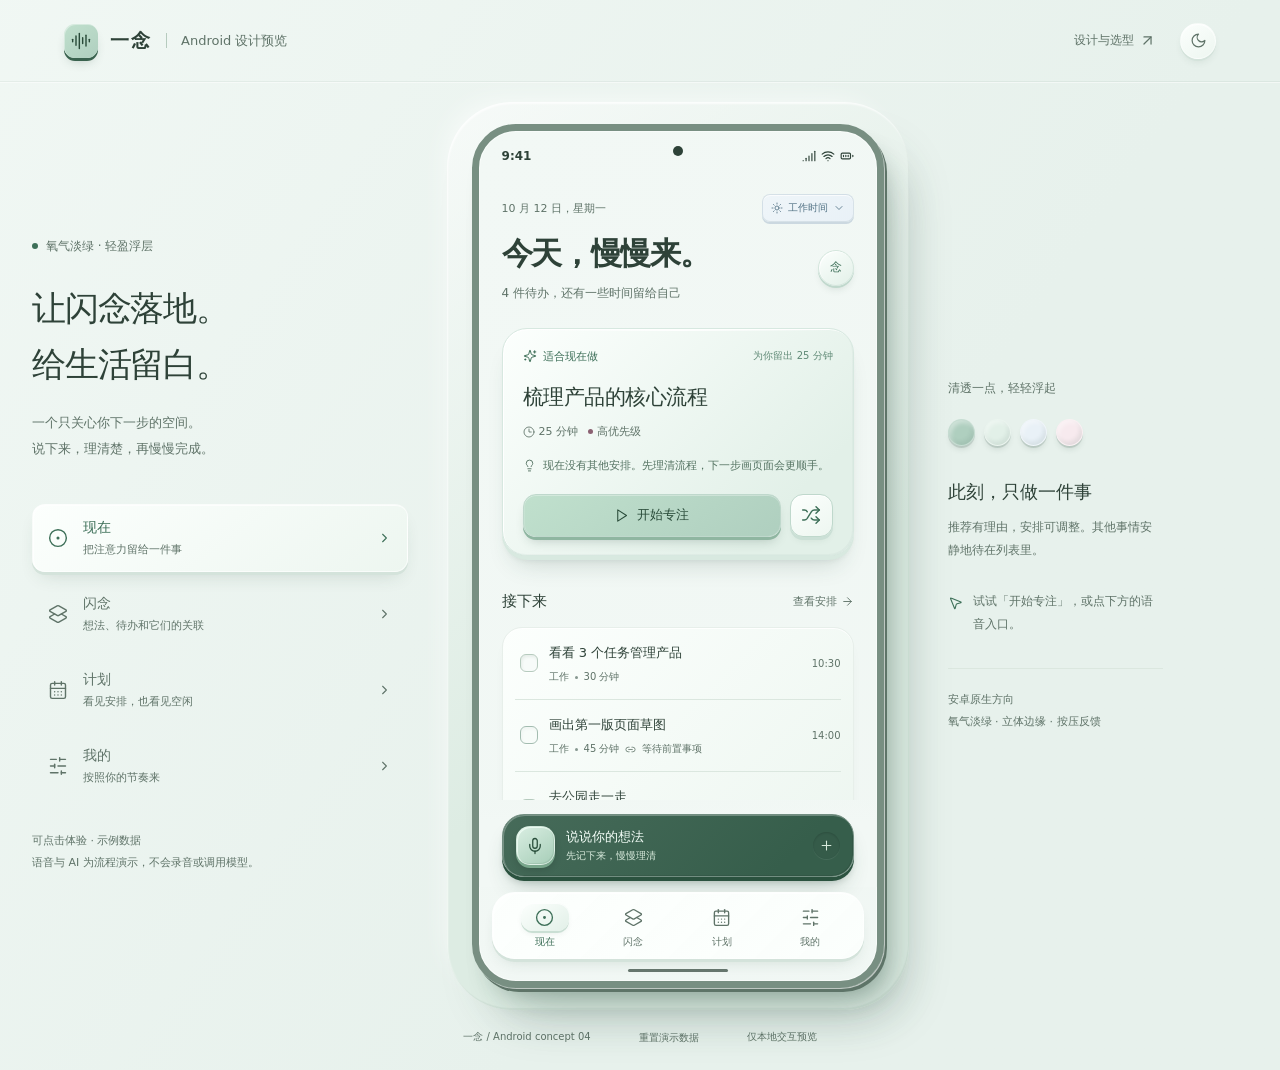
<file: preview/index.html>
<!doctype html>
<html lang="zh-CN">
<head>
  <meta charset="utf-8">
  <meta name="viewport" content="width=device-width, initial-scale=1, viewport-fit=cover">
  <meta name="theme-color" content="#F2F8F5">
  <meta name="description" content="一念：从一闪而过的想法，到刚刚好的下一步。Android 交互设计预览。">
  <title>一念 · Android 交互预览</title>
  <link rel="stylesheet" href="styles.css?v=4">
  <script src="assets/lucide.min.js" defer></script>
  <script src="app.js?v=4" defer></script>
</head>
<body>
  <header class="preview-bar">
    <a href="index.html" class="preview-brand"><span class="brand-mark"><i data-lucide="audio-lines"></i></span><b>一念</b><span class="preview-divider"></span><span>Android 设计预览</span></a>
    <div class="preview-actions"><a href="research.html">设计与选型 <i data-lucide="arrow-up-right"></i></a><button id="theme-toggle" aria-label="切换深浅主题"><i data-lucide="moon"></i></button></div>
  </header>
  <main class="studio">
    <aside class="intro">
      <span class="version-label"><span></span> 氧气淡绿 · 轻盈浮层</span>
      <h1>让闪念落地。<br>给生活留白。</h1>
      <p>一个只关心你下一步的空间。<br>说下来，理清楚，再慢慢完成。</p>
      <div class="screen-switcher" aria-label="预览页面">
        <button data-screen="now" class="selected"><i data-lucide="circle-dot"></i><span>现在<small>把注意力留给一件事</small></span><i data-lucide="chevron-right"></i></button>
        <button data-screen="ideas"><i data-lucide="layers-2"></i><span>闪念<small>想法、待办和它们的关联</small></span><i data-lucide="chevron-right"></i></button>
        <button data-screen="plan"><i data-lucide="calendar-days"></i><span>计划<small>看见安排，也看见空闲</small></span><i data-lucide="chevron-right"></i></button>
        <button data-screen="me"><i data-lucide="sliders-horizontal"></i><span>我的<small>按照你的节奏来</small></span><i data-lucide="chevron-right"></i></button>
      </div>
      <p class="preview-disclaimer">可点击体验 · 示例数据<br>语音与 AI 为流程演示，不会录音或调用模型。</p>
    </aside>

    <div class="device-stage">
    <section class="device" aria-label="一念 Android 应用预览">
      <div class="statusbar"><span>9:41</span><span class="camera-dot"></span><div><i data-lucide="signal"></i><i data-lucide="wifi"></i><i data-lucide="battery-full"></i></div></div>
      <div id="screen" class="screen"></div>
      <div class="capture-dock"><button id="capture-open" class="capture-button"><span class="mic-disc"><i data-lucide="mic"></i></span><span>说说你的想法<small>先记下来，慢慢理清</small></span><i data-lucide="plus"></i></button></div>
      <nav class="bottom-nav" aria-label="主导航">
        <button data-screen="now" aria-current="page"><span><i data-lucide="circle-dot"></i></span>现在</button>
        <button data-screen="ideas"><span><i data-lucide="layers-2"></i></span>闪念</button>
        <button data-screen="plan"><span><i data-lucide="calendar-days"></i></span>计划</button>
        <button data-screen="me"><span><i data-lucide="sliders-horizontal"></i></span>我的</button>
      </nav>
      <div class="gesture-bar"><span></span></div>
      <div id="toast" class="toast" role="status" hidden></div>
      <dialog id="sheet" class="sheet"><div class="sheet-handle"></div><div class="sheet-toolbar"><span id="sheet-label"></span><button id="sheet-close" class="icon-button" aria-label="关闭"><i data-lucide="x"></i></button></div><div id="sheet-body"></div></dialog>
    </section>
    </div>

    <aside class="design-notes">
      <span class="note-kicker">清透一点，轻轻浮起</span>
      <div class="swatches"><span style="background:#AFCFBF"></span><span style="background:#E2F0E8"></span><span style="background:#E9F1F7"></span><span style="background:#F7EAEE"></span></div>
      <h2 id="context-title">此刻，只做一件事</h2>
      <p id="context-description">推荐有理由，安排可调整。其他事情安静地待在列表里。</p>
      <div class="try-note"><i data-lucide="mouse-pointer-2"></i><p id="try-description">试试「开始专注」，或点下方的语音入口。</p></div>
      <div class="note-rule"></div>
      <p class="specification">安卓原生方向<br>氧气淡绿 · 立体边缘 · 按压反馈</p>
    </aside>
  </main>
  <footer class="studio-footer"><span>一念 / Android concept 04</span><button id="reset-demo">重置演示数据</button><span>仅本地交互预览</span></footer>
</body>
</html>
</file>
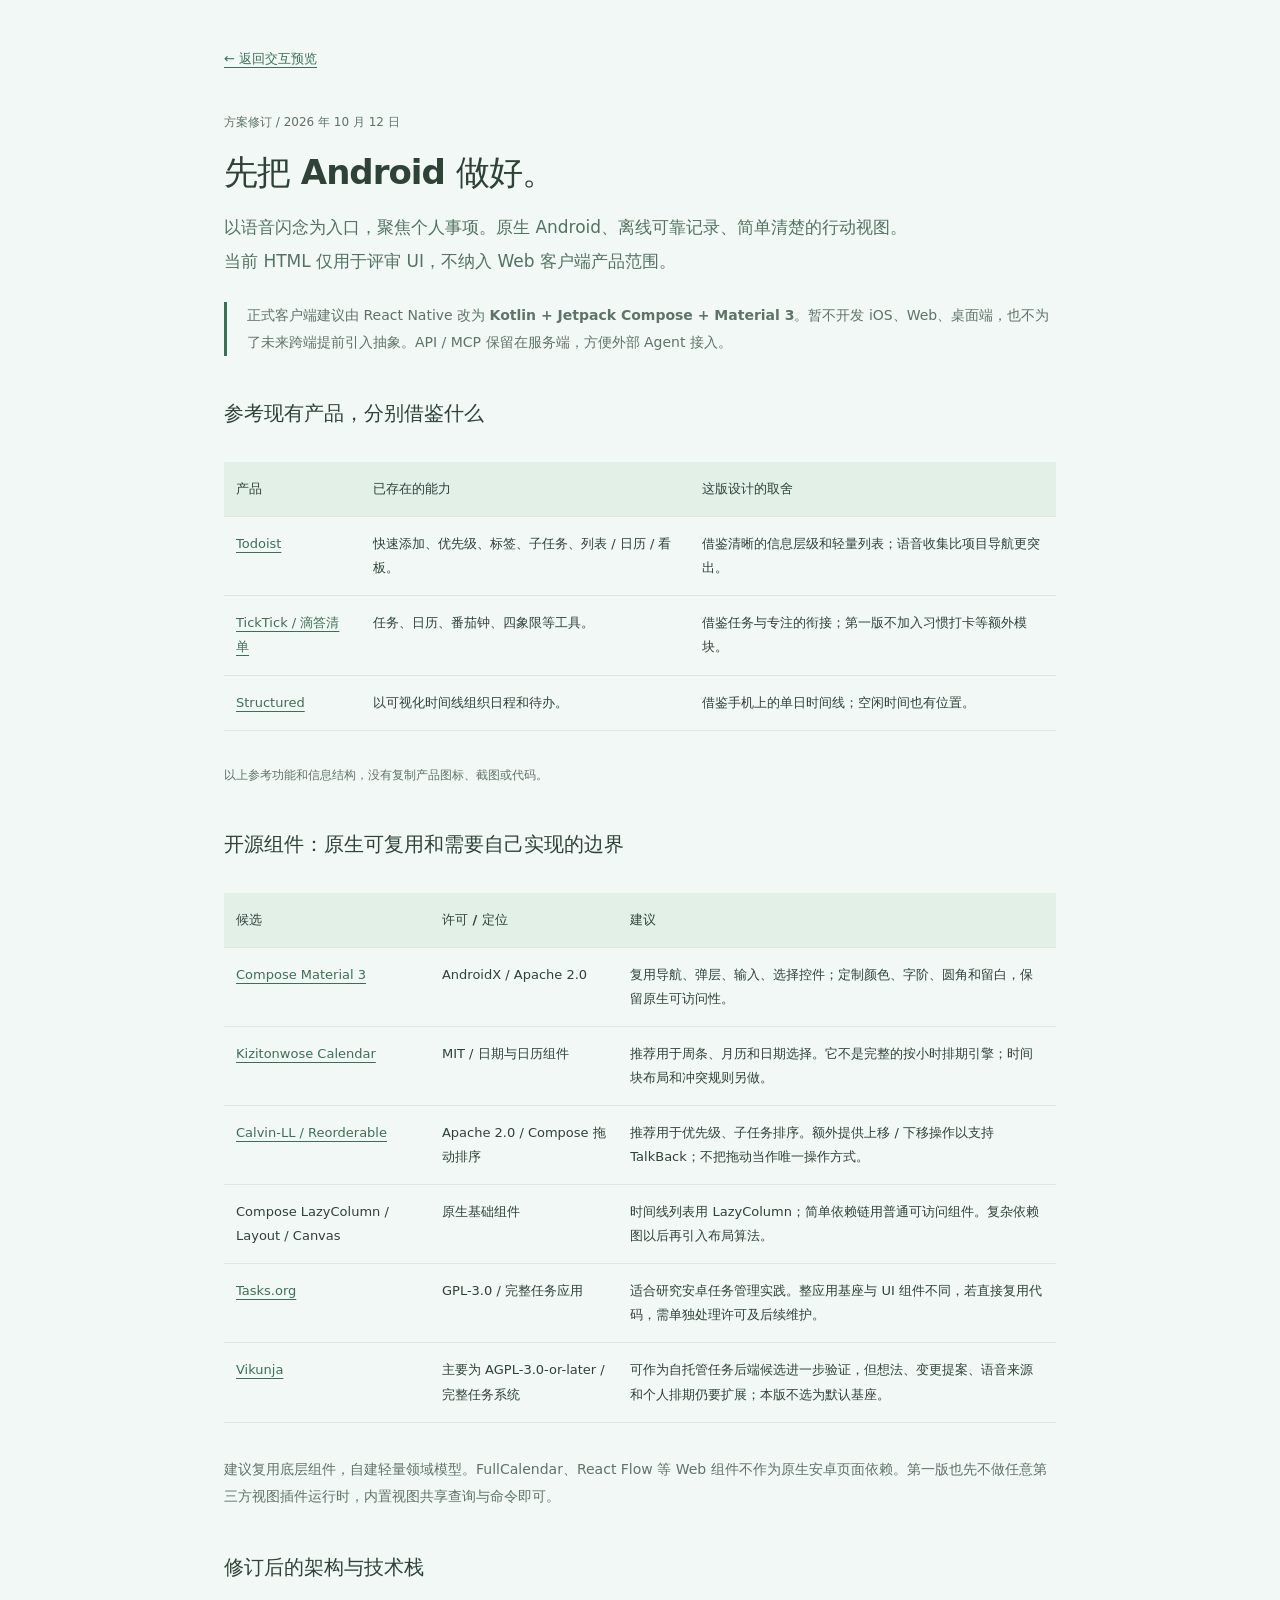
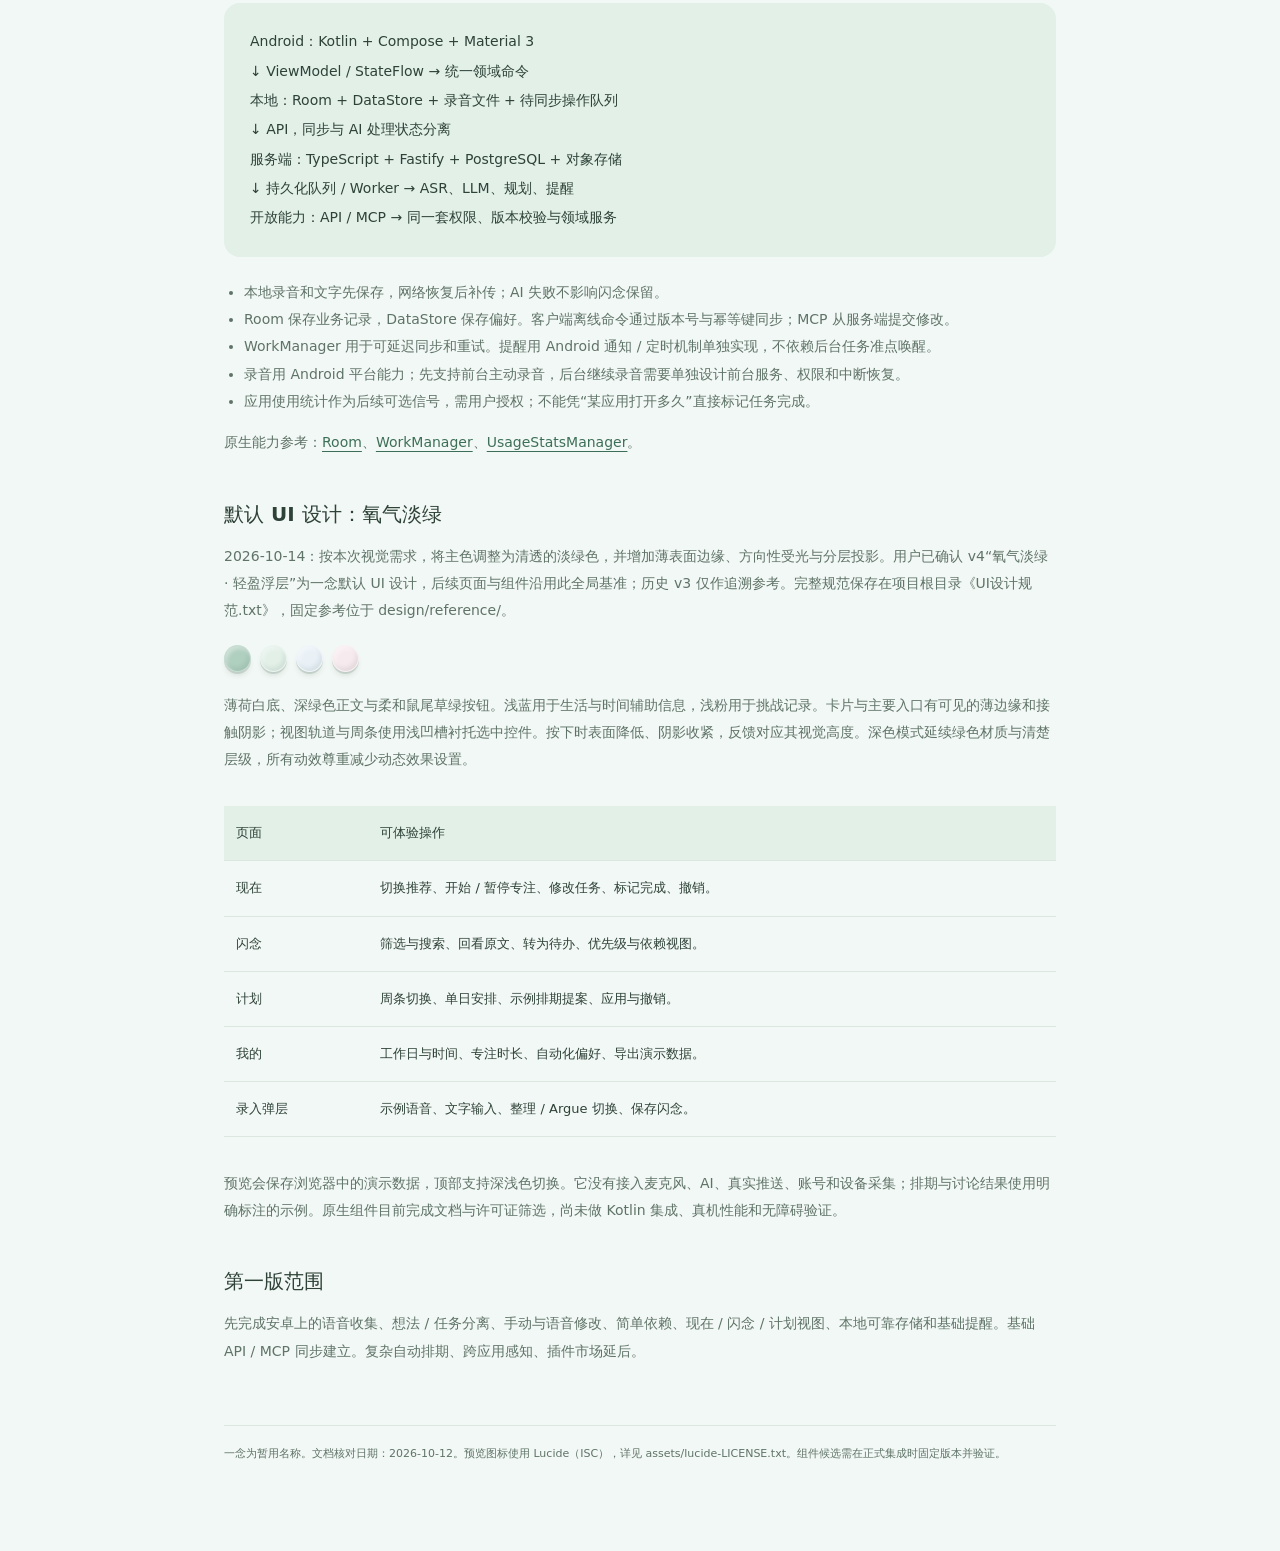
<file: preview/research.html>
<!doctype html><html lang="zh-CN"><head><meta charset="utf-8"><meta name="viewport" content="width=device-width,initial-scale=1"><title>一念 · 安卓方案与组件选型</title><link rel="stylesheet" href="styles.css?v=4"><style>body{background:var(--paper);color:var(--ink)}.research{max-width:880px;margin:0 auto;padding:50px 24px 90px}.research h1{font-size:34px;font-weight:550;line-height:1.5;letter-spacing:-1px}.research h2{font-size:20px;font-weight:550;margin:44px 0 15px}.research p,.research li{font-size:14px;line-height:1.95;color:var(--muted)}.research p{margin:13px 0}.research a{color:var(--accent);text-decoration:underline;text-underline-offset:4px}.research .lead{font-size:17px;color:var(--rec-ink);max-width:700px}.research .caption{font-size:12px;color:var(--muted)}.research table{border-collapse:collapse;width:100%;font-size:13px;text-align:left;line-height:1.85;margin:20px 0}.research th,.research td{padding:15px 12px;border-bottom:1px solid var(--line);vertical-align:top}.research th{font-weight:550;background:var(--pale)}.table-scroll{overflow-x:auto}.research .architecture{background:var(--pale);border-radius:16px;padding:24px 26px;font-size:14px;line-height:2.1;margin:22px 0}.research .decision{border-left:3px solid var(--accent);padding-left:20px;margin:24px 0}.research ul{padding-left:20px}.research code{font-size:12px;background:var(--pale);padding:2px 5px;border-radius:4px}.back{display:inline-block;margin-bottom:30px;font-size:13px}.research .swatches{margin:20px 0}.research footer{margin-top:60px;padding-top:20px;border-top:1px solid var(--line);font-size:11px;color:var(--muted)} @media(max-width:600px){.research{padding-top:28px}.research h1{font-size:28px}.research th,.research td{min-width:110px;padding:12px 8px}}</style></head><body><main class="research"><a class="back" href="index.html">← 返回交互预览</a><p class="caption">方案修订 / 2026 年 10 月 12 日</p><h1>先把 Android 做好。</h1><p class="lead">以语音闪念为入口，聚焦个人事项。原生 Android、离线可靠记录、简单清楚的行动视图。当前 HTML 仅用于评审 UI，不纳入 Web 客户端产品范围。</p>
<div class="decision"><p>正式客户端建议由 React Native 改为 <strong>Kotlin + Jetpack Compose + Material 3</strong>。暂不开发 iOS、Web、桌面端，也不为了未来跨端提前引入抽象。API / MCP 保留在服务端，方便外部 Agent 接入。</p></div>
<h2>参考现有产品，分别借鉴什么</h2><div class="table-scroll"><table><thead><tr><th>产品</th><th>已存在的能力</th><th>这版设计的取舍</th></tr></thead><tbody>
<tr><td><a href="https://www.todoist.com/features" target="_blank" rel="noreferrer">Todoist</a></td><td>快速添加、优先级、标签、子任务、列表 / 日历 / 看板。</td><td>借鉴清晰的信息层级和轻量列表；语音收集比项目导航更突出。</td></tr>
<tr><td><a href="https://ticktick.com/features" target="_blank" rel="noreferrer">TickTick / 滴答清单</a></td><td>任务、日历、番茄钟、四象限等工具。</td><td>借鉴任务与专注的衔接；第一版不加入习惯打卡等额外模块。</td></tr>
<tr><td><a href="https://structured.app/" target="_blank" rel="noreferrer">Structured</a></td><td>以可视化时间线组织日程和待办。</td><td>借鉴手机上的单日时间线；空闲时间也有位置。</td></tr>
</tbody></table></div><p class="caption">以上参考功能和信息结构，没有复制产品图标、截图或代码。</p>
<h2>开源组件：原生可复用和需要自己实现的边界</h2><div class="table-scroll"><table><thead><tr><th>候选</th><th>许可 / 定位</th><th>建议</th></tr></thead><tbody>
<tr><td><a href="https://developer.android.com/develop/ui/compose/designsystems/material3" target="_blank" rel="noreferrer">Compose Material 3</a></td><td>AndroidX / Apache 2.0</td><td>复用导航、弹层、输入、选择控件；定制颜色、字阶、圆角和留白，保留原生可访问性。</td></tr>
<tr><td><a href="https://github.com/kizitonwose/Calendar" target="_blank" rel="noreferrer">Kizitonwose Calendar</a></td><td>MIT / 日期与日历组件</td><td>推荐用于周条、月历和日期选择。它不是完整的按小时排期引擎；时间块布局和冲突规则另做。</td></tr>
<tr><td><a href="https://github.com/Calvin-LL/Reorderable" target="_blank" rel="noreferrer">Calvin-LL / Reorderable</a></td><td>Apache 2.0 / Compose 拖动排序</td><td>推荐用于优先级、子任务排序。额外提供上移 / 下移操作以支持 TalkBack；不把拖动当作唯一操作方式。</td></tr>
<tr><td>Compose LazyColumn / Layout / Canvas</td><td>原生基础组件</td><td>时间线列表用 LazyColumn；简单依赖链用普通可访问组件。复杂依赖图以后再引入布局算法。</td></tr>
<tr><td><a href="https://github.com/tasks/tasks" target="_blank" rel="noreferrer">Tasks.org</a></td><td>GPL-3.0 / 完整任务应用</td><td>适合研究安卓任务管理实践。整应用基座与 UI 组件不同，若直接复用代码，需单独处理许可及后续维护。</td></tr>
<tr><td><a href="https://github.com/go-vikunja/vikunja" target="_blank" rel="noreferrer">Vikunja</a></td><td>主要为 AGPL-3.0-or-later / 完整任务系统</td><td>可作为自托管任务后端候选进一步验证，但想法、变更提案、语音来源和个人排期仍要扩展；本版不选为默认基座。</td></tr>
</tbody></table></div><p>建议复用底层组件，自建轻量领域模型。FullCalendar、React Flow 等 Web 组件不作为原生安卓页面依赖。第一版也先不做任意第三方视图插件运行时，内置视图共享查询与命令即可。</p>
<h2>修订后的架构与技术栈</h2><div class="architecture">Android：Kotlin + Compose + Material 3<br>↓ ViewModel / StateFlow → 统一领域命令<br>本地：Room + DataStore + 录音文件 + 待同步操作队列<br>↓ API，同步与 AI 处理状态分离<br>服务端：TypeScript + Fastify + PostgreSQL + 对象存储<br>↓ 持久化队列 / Worker → ASR、LLM、规划、提醒<br>开放能力：API / MCP → 同一套权限、版本校验与领域服务</div>
<ul><li>本地录音和文字先保存，网络恢复后补传；AI 失败不影响闪念保留。</li><li>Room 保存业务记录，DataStore 保存偏好。客户端离线命令通过版本号与幂等键同步；MCP 从服务端提交修改。</li><li>WorkManager 用于可延迟同步和重试。提醒用 Android 通知 / 定时机制单独实现，不依赖后台任务准点唤醒。</li><li>录音用 Android 平台能力；先支持前台主动录音，后台继续录音需要单独设计前台服务、权限和中断恢复。</li><li>应用使用统计作为后续可选信号，需用户授权；不能凭“某应用打开多久”直接标记任务完成。</li></ul>
<p>原生能力参考：<a href="https://developer.android.com/training/data-storage/room" target="_blank" rel="noreferrer">Room</a>、<a href="https://developer.android.com/topic/libraries/architecture/workmanager" target="_blank" rel="noreferrer">WorkManager</a>、<a href="https://developer.android.com/reference/android/app/usage/UsageStatsManager" target="_blank" rel="noreferrer">UsageStatsManager</a>。</p>
<h2>默认 UI 设计：氧气淡绿</h2><p>2026-10-14：按本次视觉需求，将主色调整为清透的淡绿色，并增加薄表面边缘、方向性受光与分层投影。用户已确认 v4“氧气淡绿 · 轻盈浮层”为一念默认 UI 设计，后续页面与组件沿用此全局基准；历史 v3 仅作追溯参考。完整规范保存在项目根目录《UI设计规范.txt》，固定参考位于 design/reference/。</p><div class="swatches"><span style="background:#AFCFBF"></span><span style="background:#E2F0E8"></span><span style="background:#E9F1F7"></span><span style="background:#F7EAEE"></span></div><p>薄荷白底、深绿色正文与柔和鼠尾草绿按钮。浅蓝用于生活与时间辅助信息，浅粉用于挑战记录。卡片与主要入口有可见的薄边缘和接触阴影；视图轨道与周条使用浅凹槽衬托选中控件。按下时表面降低、阴影收紧，反馈对应其视觉高度。深色模式延续绿色材质与清楚层级，所有动效尊重减少动态效果设置。</p><div class="table-scroll"><table><thead><tr><th>页面</th><th>可体验操作</th></tr></thead><tbody><tr><td>现在</td><td>切换推荐、开始 / 暂停专注、修改任务、标记完成、撤销。</td></tr><tr><td>闪念</td><td>筛选与搜索、回看原文、转为待办、优先级与依赖视图。</td></tr><tr><td>计划</td><td>周条切换、单日安排、示例排期提案、应用与撤销。</td></tr><tr><td>我的</td><td>工作日与时间、专注时长、自动化偏好、导出演示数据。</td></tr><tr><td>录入弹层</td><td>示例语音、文字输入、整理 / Argue 切换、保存闪念。</td></tr></tbody></table></div>
<p>预览会保存浏览器中的演示数据，顶部支持深浅色切换。它没有接入麦克风、AI、真实推送、账号和设备采集；排期与讨论结果使用明确标注的示例。原生组件目前完成文档与许可证筛选，尚未做 Kotlin 集成、真机性能和无障碍验证。</p>
<h2>第一版范围</h2><p>先完成安卓上的语音收集、想法 / 任务分离、手动与语音修改、简单依赖、现在 / 闪念 / 计划视图、本地可靠存储和基础提醒。基础 API / MCP 同步建立。复杂自动排期、跨应用感知、插件市场延后。</p>
<footer>一念为暂用名称。文档核对日期：2026-10-12。预览图标使用 Lucide（ISC），详见 assets/lucide-LICENSE.txt。组件候选需在正式集成时固定版本并验证。</footer>
</main></body></html>
</file>
<file: preview/styles.css>
@charset "UTF-8";
:root{color-scheme:light;--paper:#F2F8F5;--white:#FCFFFD;--ink:#2E4238;--muted:#5F7368;--faint:#86978F;--line:#DBE7DF;--accent:#3D6F58;--accent-strong:#305B46;--on-accent:#294B39;--accent-border:#BFD8CC;--pale:#E2F0E8;--sage:#E9F1F7;--sage-ink:#537385;--sand:#F7EAEE;--sand-ink:#8B6172;--shell:#E7F1EC;--red:#A26475;--shadow-color:38 72 57;--stroke-strong:#B6CBBE;--rec-ink:#537261;--input-bg:#F7FBF9;--glass:252 255 253;--surface-tint:#F0F8F3;--capture-bg:#365E4B;--capture-fg:#F5FFF9;--capture-sub:#D8EADC;--rim:255 255 255;--edge:#D4E3DB;--surface-end:#EDF6F0;--well:#E4EEE8;--frame:#788F82;--stage:#DDECE3;--button-start:#C0E0CD;--button-end:#AFCFBF;--button-edge:#8FB6A1;--mic-start:#D9EEE2;--mic-end:#A7CEB8;--mic-edge:#79A78C;--font:"PingFang SC","Noto Sans CJK SC","Microsoft YaHei",system-ui,sans-serif}

*{box-sizing:border-box}
body{margin:0;background:linear-gradient(125deg,color-mix(in srgb,var(--shell) 55%,var(--white)),var(--shell) 62%);color:var(--ink);font-family:var(--font);font-size:14px;-webkit-font-smoothing:antialiased}
button,input,textarea,select{font:inherit}
button,a,input,select,textarea{-webkit-tap-highlight-color:transparent}
button{cursor:pointer;color:inherit}
button{border:0;background:none}
a{color:inherit;text-decoration:none}
button:focus-visible,a:focus-visible,input:focus-visible,select:focus-visible,textarea:focus-visible{outline:3px solid var(--accent);outline-offset:3px}
button:disabled{cursor:default;opacity:.45}
svg{width:20px;height:20px;stroke-width:1.7;flex-shrink:0}
p{line-height:1.8}
h1,h2,h3,p{margin:0}
small{font-size:12px}
button{touch-action:manipulation}
button:active:not(:disabled){transform:translateY(1px)}
.preview-bar{height:82px;padding:0 5%;display:flex;align-items:center;justify-content:space-between;border-bottom:1px solid rgb(var(--shadow-color) / .06);box-shadow:0 1px 0 rgb(var(--rim) / .5)}
.preview-brand{display:flex;align-items:center;gap:12px;font-size:13px;color:var(--muted)}
.preview-brand b{font-size:19px;letter-spacing:2px;color:var(--ink)}
.brand-mark{width:34px;height:34px;background:linear-gradient(145deg,var(--button-start),var(--button-end));color:var(--on-accent);border-radius:11px;display:grid;place-items:center;box-shadow:0 3px 0 color-mix(in srgb,var(--accent) 70%,var(--ink)),0 7px 12px -5px rgb(var(--shadow-color) / .3),inset 1px 1px 0 #ffffff60}
.preview-divider{width:1px;height:15px;background:var(--stroke-strong);margin:0 2px}
.preview-actions{display:flex;align-items:center;gap:24px;color:var(--muted);font-size:12px}
.preview-actions a{display:flex;align-items:center;gap:5px}
.preview-actions svg{width:17px;height:17px}
.preview-actions button{width:36px;height:36px;border-radius:50%;background:linear-gradient(145deg,var(--white),var(--surface-end));display:grid;place-items:center;border:1px solid rgb(var(--rim) / .4);box-shadow:0 2px 0 var(--edge),0 5px 9px -3px rgb(var(--shadow-color) / .12),inset 0 1px 0 rgb(var(--rim) / .9)}
.studio{max-width:1350px;margin:auto;padding:42px 32px;display:grid;grid-template-columns:minmax(210px,1fr) 412px minmax(170px,.8fr);gap:64px;align-items:center}
.intro{align-self:center}
.version-label{display:flex;align-items:center;gap:8px;font-size:12px;color:var(--muted);margin-bottom:25px}
.version-label span{width:6px;height:6px;background:var(--accent);border-radius:50%}
.intro h1{font-weight:550;font-size:34px;letter-spacing:-1.2px;line-height:1.65}
.intro>p{color:var(--muted);margin-top:18px;font-size:13px;line-height:2}
.screen-switcher{display:flex;flex-direction:column;margin-top:42px;gap:8px}
.screen-switcher button{display:flex;align-items:center;text-align:left;gap:15px;padding:14px 15px;border-radius:13px;color:var(--muted);border:1px solid transparent}
.screen-switcher button.selected{background:linear-gradient(145deg,var(--white),var(--surface-end));color:var(--accent);border-color:rgb(var(--rim) / .6);box-shadow:0 3px 0 var(--edge),0 10px 20px -9px rgb(var(--shadow-color) / .2),inset 1px 1px 0 rgb(var(--rim) / .8)}
.screen-switcher button>span{flex:1;font-weight:550}
.screen-switcher small{display:block;color:var(--muted);font-size:11px;font-weight:400;margin-top:5px}
.screen-switcher button>svg:last-child{width:15px}
.intro .preview-disclaimer{font-size:11px;margin-top:30px;color:var(--muted)}
.design-notes{max-width:215px}
.note-kicker{font-size:12px;color:var(--muted)}
.swatches{display:flex;gap:9px;margin:22px 0 34px}
.swatches span{width:27px;height:27px;border:1px solid rgb(var(--rim) / .3);border-radius:50%;box-shadow:inset 2px 3px 4px #ffffff65,inset -2px -3px 4px rgb(var(--shadow-color) / .09),0 2px 0 rgb(var(--shadow-color) / .14),0 5px 7px -3px rgb(var(--shadow-color) / .2)}
.design-notes h2{font-size:18px;font-weight:550;margin-bottom:12px}
.design-notes p{font-size:12px;color:var(--muted);line-height:1.9}
.try-note{display:flex;gap:10px;margin-top:28px;color:var(--accent)}
.try-note svg{width:15px;margin-top:3px}
.note-rule{height:1px;background:var(--line);margin:32px 0 20px}
.design-notes .specification{font-size:11px;line-height:2}
.studio-footer{display:flex;justify-content:center;gap:42px;color:var(--muted);font-size:10px;padding:0 20px 24px}
.studio-footer button{font-size:10px;color:var(--muted)}

.device-stage{position:relative;width:412px;isolation:isolate}
.device-stage::before{content:"";position:absolute;z-index:-1;inset:-22px -25px -22px;border-radius:65px;background:linear-gradient(145deg,rgb(var(--rim) / .55),var(--stage) 60%);box-shadow:inset 1px 2px 2px rgb(var(--rim) / .75),inset -1px -2px 1px rgb(var(--shadow-color) / .06),18px 28px 50px -25px rgb(var(--shadow-color) / .22),-12px -12px 30px -15px rgb(var(--rim) / .75)}
.device{position:relative;width:412px;height:864px;border:7px solid var(--frame);border-radius:44px;background:linear-gradient(125deg,var(--paper),color-mix(in srgb,var(--paper) 95%,var(--edge)));box-shadow:1px 1px 0 rgb(var(--rim) / .6),3px 4px 0 color-mix(in srgb,var(--frame) 65%,var(--ink)),10px 17px 23px -9px rgb(var(--shadow-color) / .32),24px 35px 50px -20px rgb(var(--shadow-color) / .22),inset 0 0 0 1px rgb(var(--rim) / .5);display:flex;flex-direction:column;overflow:hidden;isolation:isolate}
.statusbar{height:45px;flex-shrink:0;padding:12px 23px 8px;display:flex;align-items:center;justify-content:space-between;font-family:system-ui,sans-serif;font-size:12px;font-weight:600}
.statusbar>div{display:flex;gap:5px}
.statusbar svg{width:14px;height:14px;stroke-width:2}
.camera-dot{width:10px;height:10px;position:absolute;left:calc(50% - 5px);top:15px;background:var(--ink);border-radius:50%}
.screen{flex:1;min-height:0;overflow-y:auto;scrollbar-width:none;padding:18px 23px 18px}
.screen::-webkit-scrollbar{display:none}
.screen-top{display:flex;align-items:center;justify-content:space-between;margin-bottom:9px;color:var(--muted);font-size:11px}
.context-pill{display:inline-flex;align-items:center;gap:5px;font-size:10px;color:var(--sage-ink);padding:5px 8px;background:linear-gradient(145deg,color-mix(in srgb,var(--sage) 70%,var(--white)),var(--sage));border-radius:8px;min-height:28px;border:1px solid color-mix(in srgb,var(--sage-ink) 15%,transparent);box-shadow:0 2px 0 color-mix(in srgb,var(--sage) 80%,var(--sage-ink)),inset 0 1px 0 rgb(var(--rim) / .7)}
.context-pill svg{width:12px;height:12px}
.title-row{display:flex;justify-content:space-between;align-items:center;margin-bottom:23px}
.title-row h1{font-size:31px;letter-spacing:-1.3px;font-weight:650;line-height:1.45}
.title-row p{font-size:12px;color:var(--muted);margin-top:7px}
.icon-button{min-width:36px;min-height:36px;display:inline-grid;place-items:center;border-radius:50%;color:var(--muted)}
.icon-button:hover{background:var(--line)}
.avatar{width:36px;height:36px;background:linear-gradient(145deg,var(--white),var(--pale));border-radius:50%;display:grid;place-items:center;font-size:12px;color:var(--accent);border:1px solid color-mix(in srgb,var(--accent-border) 65%,var(--white));box-shadow:0 2px 0 var(--accent-border),0 6px 9px -4px rgb(var(--shadow-color) / .18),inset 1px 1px 0 rgb(var(--rim) / .9)}
.recommendation{position:relative;isolation:isolate;border-radius:25px;background:linear-gradient(135deg,var(--white),var(--pale) 80%);padding:20px 20px 18px;margin-bottom:28px;border:1px solid color-mix(in srgb,var(--accent-border) 60%,var(--white));box-shadow:0 4px 0 color-mix(in srgb,var(--pale) 70%,var(--accent-border)),0 7px 7px -5px rgb(var(--shadow-color) / .16),0 18px 26px -13px rgb(var(--shadow-color) / .22),inset 1px 1px 0 rgb(var(--rim) / .95),inset -1px -1px 0 rgb(var(--shadow-color) / .03)}
.recommendation::before{content:"";position:absolute;top:1px;left:22px;right:22px;height:1px;background:linear-gradient(90deg,transparent,rgb(var(--rim) / .95),transparent);pointer-events:none}
.rec-label{display:flex;justify-content:space-between;align-items:center;color:var(--accent);font-size:11px}
.rec-label>span{display:flex;align-items:center;gap:6px}
.rec-label svg{width:14px;height:14px}
.rec-label>small{font-size:10px;opacity:.8}
.recommendation h2{font-size:21px;font-weight:550;line-height:1.65;margin:16px 0 10px;letter-spacing:-.5px}
.task-meta{display:flex;align-items:center;gap:10px;font-size:11px;color:var(--muted)}
.task-meta span{display:flex;gap:4px;align-items:center}
.task-meta svg{width:12px;height:12px}
.priority-dot{width:5px;height:5px;border-radius:50%;background:var(--sand-ink);display:inline-block}
.rec-reason{margin:17px 0;color:var(--rec-ink);font-size:11px;line-height:1.85;display:flex;gap:7px}
.rec-reason svg{width:13px;height:13px;margin-top:3px}
.rec-actions{display:flex;align-items:center;gap:9px}
.primary{min-height:43px;padding:11px 16px;border-radius:13px;background:linear-gradient(145deg,var(--button-start),var(--button-end));color:var(--on-accent);display:inline-flex;justify-content:center;align-items:center;gap:8px;font-weight:550;font-size:13px;border:1px solid var(--accent-border);box-shadow:0 3px 0 var(--button-edge),0 8px 12px -5px rgb(var(--shadow-color) / .27),inset 0 1px 0 #ffffff50,inset 1px 0 0 #ffffff20}
.primary:hover{filter:brightness(1.04)}
.primary svg{width:15px;height:15px}
.rec-actions .primary{flex:1}
.rec-actions .icon-button{background:linear-gradient(145deg,var(--white),var(--surface-end));width:43px;height:43px;border-radius:13px;color:var(--accent);border:1px solid var(--accent-border);box-shadow:0 3px 0 color-mix(in srgb,var(--accent-border) 65%,var(--pale)),0 6px 9px -5px rgb(var(--shadow-color) / .15),inset 0 1px 0 rgb(var(--rim) / .8)}
.section-row{display:flex;align-items:center;justify-content:space-between;margin:0 0 8px}
.section-row h2{font-size:15px;font-weight:550}
.text-button{color:var(--muted);font-size:11px;padding:10px 0;display:flex;align-items:center;gap:4px}
.text-button svg{width:13px;height:13px}
.task-row{display:flex;gap:6px;align-items:center;min-height:72px;border-bottom:1px solid var(--line);position:relative}
.check{min-width:28px;height:44px;display:grid;place-items:center;padding:0}
.check span{width:18px;height:18px;border:1.3px solid var(--stroke-strong);border-radius:6px;display:grid;place-items:center;background:var(--input-bg);box-shadow:inset 1px 2px 3px rgb(var(--shadow-color) / .08),0 1px 0 rgb(var(--rim) / .8)}
.check.high span{border-color:var(--accent)}
.check.done span{background:var(--sage-ink);border-color:var(--sage-ink);color:white;box-shadow:none}
.check svg{width:12px;height:12px;stroke-width:2}
.task-row-content{flex:1;text-align:left;padding:12px 0;min-width:0}
.task-row h3{font-size:13px;line-height:1.7;font-weight:500;overflow-wrap:anywhere}
.task-row.done h3{text-decoration:line-through;color:var(--faint)}
.row-sub{display:flex;align-items:center;gap:6px;font-size:10px;color:var(--muted);margin-top:6px;flex-wrap:wrap}
.row-sub svg{width:11px;height:11px}
.small-dot{width:3px;height:3px;border-radius:50%;background:var(--faint)}
.task-row .trailing{font-size:10px;color:var(--muted);white-space:nowrap}
.completion-note{display:flex;align-items:center;gap:7px;font-size:10px;color:var(--muted);padding:19px 0 5px}
.completion-note svg{width:13px;height:13px;color:var(--sage-ink)}
.capture-dock{padding:14px 23px 10px;flex-shrink:0;background:linear-gradient(to bottom,color-mix(in srgb,var(--paper) 15%,transparent),var(--paper) 25%);box-shadow:none;z-index:1}
.capture-button{width:100%;background:linear-gradient(135deg,color-mix(in srgb,var(--capture-bg) 92%,white),var(--capture-bg) 80%);border:1px solid color-mix(in srgb,var(--capture-bg) 70%,white);border-radius:22px;padding:11px 13px;display:flex;align-items:center;gap:11px;text-align:left;box-shadow:0 4px 0 color-mix(in srgb,var(--capture-bg) 65%,#163B28),0 7px 7px -3px rgb(var(--shadow-color) / .24),0 16px 23px -10px rgb(var(--shadow-color) / .3),inset 1px 1px 0 #ffffff45,inset -1px -1px 0 #00000015;color:var(--capture-fg)}
.capture-button>span:nth-child(2){flex:1;font-size:13px;font-weight:550}
.capture-button small{display:block;font-size:10px;font-weight:400;color:var(--capture-sub);margin-top:3px}
.capture-button>svg{width:27px;color:var(--capture-sub);background:rgb(var(--shadow-color) / .10);height:27px;padding:6px;border-radius:50%;box-shadow:inset 0 1px 2px #00000025,0 1px 0 #ffffff13}
.mic-disc{height:39px;width:39px;border-radius:14px;background:linear-gradient(145deg,var(--mic-start),var(--mic-end));color:#294E3B;display:grid;place-items:center;border:1px solid #EAF8EF90;box-shadow:0 3px 0 var(--mic-edge),0 5px 7px #00000020,inset 1px 1px 0 #F2FFF8C0,inset -1px -1px 0 #446C5225}
.mic-disc svg{width:18px}
.bottom-nav{display:flex;padding:5px 8px 4px;background:linear-gradient(135deg,rgb(var(--glass) / .96),color-mix(in srgb,var(--white) 90%,var(--paper)));box-shadow:0 3px 0 var(--edge),0 9px 15px -7px rgb(var(--shadow-color) / .16),inset 1px 1px 0 rgb(var(--rim) / .8);z-index:1;margin:5px 13px 0;border:1px solid rgb(var(--rim) / .45);border-radius:23px;backdrop-filter:blur(16px)}
.bottom-nav button{flex:1;display:flex;flex-direction:column;align-items:center;gap:4px;font-size:10px;color:var(--muted);padding:5px 0}
.bottom-nav button>span{height:28px;width:48px;display:grid;place-items:center;border-radius:12px}
.bottom-nav button[aria-current=page]{color:var(--accent);font-weight:550}
.bottom-nav button[aria-current=page]>span{background:linear-gradient(145deg,var(--white),var(--pale));box-shadow:0 2px 0 color-mix(in srgb,var(--accent-border) 70%,var(--pale)),0 4px 7px -3px rgb(var(--shadow-color) / .15),inset 0 1px 0 rgb(var(--rim) / .8)}
.bottom-nav svg{width:19px;height:19px}
.gesture-bar{height:22px;display:grid;place-items:center;flex-shrink:0}
.gesture-bar span{height:3px;width:100px;background:var(--ink);border-radius:3px;opacity:.7}
.filters{display:flex;gap:8px;margin-bottom:21px;flex-wrap:wrap}
.chip{font-size:12px;color:var(--muted);padding:7px 12px;min-height:35px;border-radius:20px;background:transparent;border:1px solid transparent;box-shadow:none;display:inline-flex;align-items:center;gap:7px}
.chip.active{background:linear-gradient(145deg,var(--white),var(--pale));border-color:color-mix(in srgb,var(--accent-border) 65%,transparent);color:var(--accent);box-shadow:0 2px 0 color-mix(in srgb,var(--accent-border) 65%,var(--pale)),0 4px 7px -4px rgb(var(--shadow-color) / .15),inset 0 1px 0 rgb(var(--rim) / .8);font-weight:550}
.chip svg{width:13px;height:13px;vertical-align:middle;margin-left:3px}
.view-switch{display:flex;gap:0;padding:5px;border-radius:18px;background:var(--well);margin-bottom:17px;border:1px solid color-mix(in srgb,var(--edge) 55%,transparent);box-shadow:inset 1px 2px 4px rgb(var(--shadow-color) / .09),0 1px 0 rgb(var(--rim) / .85);position:relative;isolation:isolate}
.view-switch button{flex:1;font-size:11px;min-height:38px;border-radius:13px;color:var(--muted);position:relative;z-index:1;background:transparent;display:flex;align-items:center;justify-content:center;gap:6px;transition:color .2s ease}
.view-switch button.active{background:transparent;color:var(--accent);box-shadow:none;font-weight:600}
.date-group{font-size:12px;color:var(--ink);display:flex;align-items:center;gap:8px;margin:22px 0 14px;font-weight:550}
.idea-row{padding:17px 18px 12px;width:100%;text-align:left;display:block;border:1px solid color-mix(in srgb,var(--line) 65%,var(--white));background:linear-gradient(135deg,var(--white) 40%,var(--surface-tint));border-radius:23px;margin-top:18px;box-shadow:0 3px 0 var(--edge),0 6px 7px -4px rgb(var(--shadow-color) / .13),0 17px 24px -12px rgb(var(--shadow-color) / .22),inset 1px 1px 0 rgb(var(--rim) / .95),inset -1px -1px 0 rgb(var(--shadow-color) / .025);position:relative;isolation:isolate;overflow:hidden;transition:transform .18s ease,box-shadow .18s ease,border-color .18s ease;transform-origin:center}
.idea-row-top{display:flex;justify-content:space-between;align-items:center;font-size:10px;color:var(--muted)}
.idea-row-top span{display:flex;align-items:center;gap:7px}
.idea-row-top svg{width:15px;height:15px}
.idea-row h3{font-size:16px;font-weight:600;margin-top:13px;line-height:1.55;letter-spacing:-.25px;position:relative}
.idea-row p{font-size:12px;color:var(--muted);margin-top:8px;line-height:1.85;display:-webkit-box;-webkit-line-clamp:2;-webkit-box-orient:vertical;overflow:hidden;position:relative}
.idea-tags{display:flex;gap:6px;margin-top:12px}
.tag{font-size:10px;padding:4px 7px;border-radius:5px;background:var(--pale);color:var(--accent)}
.tag.sage{background:var(--sage);color:var(--sage-ink)}
.tag.sand{background:var(--sand);color:var(--sand-ink)}
.empty{text-align:center;font-size:12px;color:var(--muted);padding:40px 10px;line-height:1.9}
.week{display:grid;grid-template-columns:repeat(7,1fr);gap:3px;margin:8px 0 26px;background:var(--well);border:1px solid color-mix(in srgb,var(--edge) 60%,transparent);border-radius:22px;padding:6px;box-shadow:inset 1px 2px 4px rgb(var(--shadow-color) / .075),0 1px 0 rgb(var(--rim) / .85)}
.day{min-width:0;min-height:63px;border-radius:12px;display:flex;align-items:center;flex-direction:column;gap:9px;font-size:11px;color:var(--muted);padding:9px 0}
.day b{font-size:16px;color:var(--ink);font-weight:500}
.day i{height:3px;width:3px;background:var(--stroke-strong);border-radius:50%}
.day.active{background:linear-gradient(145deg,var(--button-start),var(--button-end));color:var(--on-accent);box-shadow:0 3px 0 var(--button-edge),0 6px 8px -4px rgb(var(--shadow-color) / .22),inset 0 1px 0 #ffffff50}
.day.active b{color:var(--on-accent)}
.day.active i{background:var(--on-accent)}
.schedule-header{display:flex;justify-content:space-between;align-items:center;font-size:12px;margin-bottom:18px}
.schedule-header small{font-size:10px;color:var(--muted)}
.timeline{position:relative}
.time-slot{display:grid;grid-template-columns:44px 1fr;gap:9px;margin-bottom:13px}
.time-label{font-size:10px;color:var(--muted);padding-top:15px;font-variant-numeric:tabular-nums}
.time-block{position:relative;padding:13px 14px;text-align:left;background:linear-gradient(135deg,var(--white),var(--pale));border-radius:8px 18px 18px 8px;min-height:70px;width:100%;border:1px solid color-mix(in srgb,var(--accent-border) 75%,var(--white));border-left:3px solid var(--accent);box-shadow:0 3px 0 var(--edge),0 10px 14px -9px rgb(var(--shadow-color) / .22),inset 0 1px 0 rgb(var(--rim) / .85)}
.time-block h3{font-size:12px;font-weight:500;line-height:1.8}
.time-block p{font-size:10px;color:var(--muted);margin-top:5px}
.time-block.sage{background:linear-gradient(135deg,color-mix(in srgb,var(--sage) 60%,var(--white)),var(--sage));border-color:color-mix(in srgb,var(--sage-ink) 25%,var(--line))}
.time-block.sand{background:linear-gradient(135deg,color-mix(in srgb,var(--sand) 60%,var(--white)),var(--sand));border-color:color-mix(in srgb,var(--sand-ink) 25%,var(--line))}
.time-block.neutral{background:var(--white);border:1px solid var(--line);border-left:3px solid var(--stroke-strong)}
.time-block .lock{position:absolute;right:11px;top:13px;width:11px;color:var(--muted)}
.free-space{border:1px dashed var(--stroke-strong);border-radius:10px;margin:2px 0 14px 53px;padding:12px;text-align:center;font-size:10px;color:var(--sage-ink);background:color-mix(in srgb,var(--sage) 45%,var(--paper))}
.plan-note{margin-top:12px;background:var(--white);padding:13px;border-radius:10px;border:1px solid var(--line);display:flex;align-items:center;gap:9px;font-size:10px;color:var(--muted);box-shadow:0 2px 5px rgb(var(--shadow-color) / .04)}
.plan-note svg{width:14px;color:var(--accent)}
.plan-note button{margin-left:auto;color:var(--accent);white-space:nowrap;padding:6px}
.dependency-title{font-size:13px;margin:18px 0;color:var(--muted)}
.dependency-node{border:1px solid var(--line);background:linear-gradient(135deg,var(--white),var(--surface-end));border-radius:18px;width:100%;padding:15px;text-align:left;display:flex;gap:12px;align-items:center;box-shadow:0 3px 0 var(--edge),0 10px 15px -9px rgb(var(--shadow-color) / .18),inset 0 1px 0 rgb(var(--rim) / .8)}
.dependency-node>svg{width:19px;color:var(--muted)}
.dependency-node.active{border-color:var(--accent-border);background:linear-gradient(135deg,var(--white),var(--pale));box-shadow:0 3px 0 color-mix(in srgb,var(--accent-border) 60%,var(--edge)),0 10px 16px -8px rgb(var(--shadow-color) / .18),inset 0 1px 0 rgb(var(--rim) / .85)}
.dependency-node.active>svg{color:var(--accent)}
.dependency-node h3{font-size:12px;font-weight:500}
.dependency-node p{font-size:10px;color:var(--muted);margin-top:6px}
.dependency-connector{margin-left:24px;height:29px;border-left:1px dashed var(--stroke-strong);position:relative}
.dependency-connector span{font-size:9px;color:var(--muted);position:absolute;left:12px;top:8px}
.dependency-help{font-size:10px;line-height:1.9;color:var(--muted);margin-top:24px}
.settings-group{margin:25px 0}
.settings-group h2{font-size:11px;color:var(--muted);font-weight:400;margin-bottom:10px}
.setting-row{display:flex;align-items:center;justify-content:space-between;gap:10px;padding:14px 0;border-bottom:1px solid var(--line);min-height:63px;width:100%;text-align:left}
.setting-row h3{font-size:13px;font-weight:500}
.setting-row p{font-size:10px;color:var(--muted);margin-top:4px}
.setting-value{font-size:11px;color:var(--muted);display:flex;align-items:center;gap:4px}
.setting-value svg{width:13px}
.switch{appearance:none;width:34px;height:21px;background:var(--stroke-strong);border-radius:20px;position:relative;margin:0;flex-shrink:0;cursor:pointer;box-shadow:inset 0 1px 3px rgb(var(--shadow-color) / .12)}
.switch:after{content:"";position:absolute;width:15px;height:15px;border-radius:50%;background:white;left:3px;top:3px;transition:transform .18s;box-shadow:0 1px 2px rgb(var(--shadow-color) / .18)}
.switch:checked{background:var(--accent)}
.switch:checked:after{transform:translateX(13px)}
.profile{display:flex;gap:13px;align-items:center;margin:10px 0 28px}
.profile .avatar{width:49px;height:49px;font-size:19px;color:var(--accent)}
.profile h2{font-size:16px;font-weight:500}
.profile p{font-size:11px;color:var(--muted);margin-top:4px}
.privacy-note{display:flex;gap:7px;font-size:10px;color:var(--muted);line-height:1.9;margin:22px 0}
.privacy-note svg{width:13px;margin-top:3px}

.sheet{position:absolute;inset:auto 0 0;width:100%;max-width:none;max-height:calc(100% - 58px);margin:0;border:1px solid color-mix(in srgb,var(--line) 50%,var(--white));border-radius:29px 29px 0 0;background:linear-gradient(135deg,var(--white),var(--surface-end));color:var(--ink);padding:10px 24px 30px;overflow-y:auto;box-shadow:0 -3px 0 color-mix(in srgb,var(--edge) 50%,var(--white)),0 -14px 35px rgb(var(--shadow-color) / .16),0 -35px 70px rgb(var(--shadow-color) / .1),inset 0 1px 0 rgb(var(--rim) / .9);border-bottom:0}
.sheet::backdrop{background:rgb(27 53 39 / .34)}
.sheet[open]{animation:sheet-up .18s ease-out}
.sheet-handle{height:4px;width:32px;border-radius:4px;background:var(--stroke-strong);margin:0 auto 10px}
.sheet-toolbar{display:flex;align-items:center;justify-content:space-between;font-size:12px;color:var(--muted);margin-bottom:15px}
.sheet h2{font-size:23px;font-weight:550;line-height:1.6;letter-spacing:-.5px}
.sheet-intro{font-size:12px;color:var(--muted);margin:10px 0 20px}
.sheet .primary.full{width:100%;margin-top:18px}
.secondary{display:inline-flex;align-items:center;justify-content:center;gap:7px;min-height:42px;padding:10px 14px;border:1px solid var(--line);border-radius:12px;background:linear-gradient(145deg,var(--white),var(--surface-end));font-size:12px;box-shadow:0 2px 0 var(--edge),0 5px 8px -4px rgb(var(--shadow-color) / .12),inset 0 1px 0 rgb(var(--rim) / .8)}
.secondary svg{width:15px}
.sheet-mode{display:flex;gap:6px;background:var(--paper);padding:4px;border-radius:10px;margin:20px 0 15px;border:1px solid var(--line);box-shadow:inset 0 1px 3px rgb(var(--shadow-color) / .055)}
.sheet-mode button{flex:1;font-size:12px;border-radius:7px;padding:10px}
.sheet-mode button.active{background:var(--white);color:var(--accent);box-shadow:0 2px 5px rgb(var(--shadow-color) / .08),0 0 0 1px var(--line)}
.input-area{width:100%;min-height:115px;background:var(--input-bg);border:1px solid var(--line);border-radius:12px;padding:14px;color:var(--ink);resize:vertical;line-height:1.8;font-size:14px;border-color:var(--stroke-strong);box-shadow:inset 0 2px 4px rgb(var(--shadow-color) / .035)}
.waveform{display:flex;align-items:center;justify-content:center;gap:4px;height:67px;color:var(--accent);margin:13px 0}
.waveform span{width:3px;min-height:5px;border-radius:3px;background:currentColor;opacity:.55}
.demo-record{display:flex;justify-content:center;gap:8px;align-items:center;color:var(--accent);font-size:12px;width:100%;padding:12px;border:1px dashed var(--accent-border);border-radius:10px;background:var(--pale)}
.demo-record svg{width:16px}
.demo-note{font-size:10px;color:var(--muted);line-height:1.8;text-align:center;margin-top:13px}
.sheet-result{background:var(--paper);border:1px solid var(--line);border-radius:12px;padding:16px;margin-top:16px;box-shadow:inset 0 1px 0 #ffffff35}
.sheet-result h3{font-size:13px;line-height:1.7;font-weight:550}
.sheet-result p{font-size:12px;color:var(--muted);margin-top:7px;overflow-wrap:anywhere}
.result-label{font-size:10px;color:var(--accent);margin-bottom:8px;display:flex;align-items:center;gap:5px}
.result-label svg{width:13px}
.source-quote{border-left:2px solid var(--line);padding-left:12px;font-size:12px;color:var(--muted);line-height:1.9;margin:18px 0;overflow-wrap:anywhere}
.form-field{display:block;font-size:11px;color:var(--muted);margin:17px 0}
.form-field input,.form-field select{display:block;width:100%;height:43px;border:1px solid var(--line);border-radius:9px;background:var(--input-bg);color:var(--ink);padding:0 11px;margin-top:8px;font-size:14px;border-color:var(--stroke-strong);box-shadow:inset 0 1px 3px rgb(var(--shadow-color) / .04)}
.form-two{display:grid;grid-template-columns:1fr 1fr;gap:12px}
.form-two .form-field{min-width:0}
.sheet-actions{display:flex;gap:8px;margin-top:17px}
.sheet-actions>*{flex:1}
.focus-title{font-size:12px;text-align:center;color:var(--muted);margin:10px 0}
.timer-ring{width:228px;height:228px;margin:30px auto;border:3px solid var(--pale);border-top-color:var(--accent);border-right-color:var(--accent);border-radius:50%;display:flex;flex-direction:column;align-items:center;justify-content:center;background:linear-gradient(145deg,var(--white),var(--paper));box-shadow:0 5px 0 var(--edge),0 16px 27px -14px rgb(var(--shadow-color) / .23),inset 0 0 0 7px var(--white),inset 0 9px 20px rgb(var(--shadow-color) / .08)}
.timer-ring strong{font-size:46px;font-weight:350;letter-spacing:-1px;font-variant-numeric:tabular-nums;font-family:system-ui,sans-serif}
.timer-ring span{font-size:11px;color:var(--muted);margin-top:7px}
.focus-tip{font-size:11px;text-align:center;color:var(--muted);line-height:1.9;padding:0 10px}
.toast{position:absolute;z-index:5;bottom:167px;left:20px;right:20px;background:var(--ink);color:var(--paper);border-radius:11px;padding:13px 15px;box-shadow:0 5px 18px rgb(var(--shadow-color) / .2);font-size:11px;display:flex;align-items:center;justify-content:space-between;gap:10px}
.toast[hidden]{display:none}
.toast button{color:var(--sand);font-size:11px;white-space:nowrap;padding:5px}
.weekday-picker{display:flex;justify-content:space-between;gap:4px;margin:15px 0}
.weekday-picker button{width:36px;height:36px;border-radius:50%;background:var(--line);font-size:12px}
.weekday-picker button.active{background:var(--accent);color:var(--on-accent)}
.plan-change{display:flex;align-items:center;justify-content:space-between;gap:10px;margin-top:15px;padding-bottom:15px;border-bottom:1px solid var(--line);font-size:12px}
.plan-change small{display:block;color:var(--muted);margin-top:5px;font-size:10px}
.plan-change>span{color:var(--accent);white-space:nowrap;font-size:11px}
.search-input{width:100%;height:40px;border:1px solid var(--line);border-radius:9px;background:var(--input-bg);color:var(--ink);padding:0 12px;margin-bottom:14px;box-shadow:inset 0 1px 3px rgb(var(--shadow-color) / .045)}
.priority-heading{font-size:11px;color:var(--sand-ink);margin-top:20px;margin-bottom:10px}
.theme-dark{color-scheme:dark;--paper:#1B2822;--white:#26362D;--ink:#EAF5EE;--muted:#B3C7BB;--faint:#879F91;--line:#3D5446;--accent:#A3D7BA;--accent-strong:#B7E3CA;--on-accent:#173427;--accent-border:#527A61;--pale:#2D4637;--sage:#273F4D;--sage-ink:#ADCEDC;--sand:#49363E;--sand-ink:#DDB7C7;--shell:#14211A;--red:#D9A7B7;--shadow-color:0 12 5;--stroke-strong:#597665;--rec-ink:#B8D5C2;--input-bg:#213027;--glass:40 60 48;--surface-tint:#2C3D32;--capture-bg:#B8DCC8;--capture-fg:#203F2D;--capture-sub:#486553;--rim:71 100 82;--edge:#17281D;--surface-end:#22332A;--well:#18271F;--frame:#637C6C;--stage:#23372B;--button-start:#AED6BE;--button-end:#8CBCA4;--button-edge:#557F68;--mic-start:#E4F3EA;--mic-end:#A7CEB8;--mic-edge:#79A78C}
.theme-dark .device{border-color:var(--frame)}
.theme-dark .camera-dot{background:#0E1912}
.theme-dark .sheet::backdrop{background:rgb(4 15 8 / .6)}

/* Distinct surfaces: grouped rows, raised actions, and modal elevation. */
.task-list,.settings-panel{padding:0 12px;background:linear-gradient(135deg,var(--white),var(--surface-end));border:1px solid color-mix(in srgb,var(--line) 65%,var(--white));border-radius:20px;box-shadow:0 2px 0 var(--edge),0 10px 18px -12px rgb(var(--shadow-color) / .17),inset 0 1px 0 rgb(var(--rim) / .9)}

.task-list .task-row:last-child,.settings-panel .setting-row:last-child{border-bottom:0}

.task-list .task-row-content{padding:13px 0}

.task-list .empty{padding:20px 8px}

.theme-dark .sheet-result{box-shadow:inset 0 1px 0 #ffffff06}

@media(hover:hover){.dependency-node:hover{border-color:var(--accent-border);box-shadow:0 4px 10px rgb(var(--shadow-color) / .07)}
.task-row-content:hover h3{color:var(--accent)}
.capture-button:hover{filter:brightness(1.05)}
}


/* Oxygen mint: airy surfaces, thin material edges, and tactile controls. */
.title-with-count{display:flex;align-items:center;gap:11px}
.total-count{font-size:12px;font-weight:600;color:var(--accent);background:var(--pale);border:1px solid color-mix(in srgb,var(--accent-border) 45%,transparent);min-width:27px;height:25px;display:grid;place-items:center;border-radius:9px}
.search-button{width:42px;height:42px;background:linear-gradient(145deg,var(--white),var(--surface-end));border:1px solid color-mix(in srgb,var(--line) 60%,var(--white));box-shadow:0 3px 0 var(--edge),0 7px 10px -5px rgb(var(--shadow-color) / .17),inset 1px 1px 0 rgb(var(--rim) / .85);color:var(--ink)}
.view-switch svg{width:14px;height:14px}
.view-indicator{position:absolute;z-index:0;left:5px;top:5px;bottom:5px;width:calc((100% - 10px)/3);border-radius:13px;background:linear-gradient(145deg,var(--white),var(--surface-end));border:1px solid color-mix(in srgb,var(--line) 65%,var(--white));box-shadow:0 2px 0 var(--edge),0 4px 6px -3px rgb(var(--shadow-color) / .15),inset 0 1px 0 rgb(var(--rim) / .9);transform:translateX(calc(var(--active-index)*100%))}
.view-switch.moving .view-indicator{animation:view-glide .24s cubic-bezier(.2,.7,.25,1)}
.filter-count{font-family:system-ui,sans-serif;font-size:10px;color:var(--muted);font-weight:500}
.chip.active .filter-count{color:var(--accent);opacity:.7}
.date-marker{width:6px;height:6px;border-radius:50%;background:var(--accent);box-shadow:0 0 0 4px color-mix(in srgb,var(--pale) 75%,transparent);margin:0 3px}
.date-group small{margin-left:auto;color:var(--muted);font-size:10px;font-weight:400}
.idea-row::after{content:"";position:absolute;left:18px;right:18px;top:0;height:1px;background:linear-gradient(90deg,transparent,rgb(var(--glass) / .95),transparent);pointer-events:none}
.idea-source{display:inline-flex;align-items:center}
.idea-row .source-icon{width:31px;height:31px;border:1px solid color-mix(in srgb,var(--accent-border) 50%,var(--white));border-radius:11px;display:grid;place-items:center;background:linear-gradient(145deg,var(--white),var(--pale));box-shadow:0 2px 0 color-mix(in srgb,var(--accent-border) 55%,var(--pale)),0 4px 6px -3px rgb(var(--shadow-color) / .12),inset 1px 1px 0 rgb(var(--rim) / .9);color:var(--accent)}
.idea-row-top time{font-variant-numeric:tabular-nums;color:var(--muted);font-size:10px}
.idea-footer{display:flex;align-items:center;gap:8px;border-top:1px solid color-mix(in srgb,var(--line) 65%,transparent);margin-top:15px;padding-top:11px;min-height:33px}
.idea-category{display:flex;align-items:center;gap:5px;font-size:10px;color:var(--accent)}
.idea-category i{height:4px;width:4px;border-radius:50%;background:currentColor}
.idea-mode{margin-left:auto;display:flex;gap:4px;align-items:center;color:var(--muted);font-size:10px}
.idea-mode svg{width:11px;height:11px}
.idea-open{width:25px;height:25px;display:grid;place-items:center;background:linear-gradient(145deg,var(--white),var(--surface-end));border:1px solid var(--line);border-radius:50%;color:var(--muted);box-shadow:0 1px 0 var(--edge),inset 0 1px 0 rgb(var(--rim) / .7)}
.idea-open svg{width:12px;height:12px}
.idea-life{--surface-tint:color-mix(in srgb,var(--sage) 33%,var(--white))}
.idea-life .source-icon{background:linear-gradient(145deg,var(--white),var(--sage));border-color:color-mix(in srgb,var(--sage-ink) 22%,transparent);color:var(--sage-ink)}
.idea-life .idea-category{color:var(--sage-ink)}
.idea-challenge{--surface-tint:color-mix(in srgb,var(--sand) 37%,var(--white))}
.idea-challenge .idea-mode{color:var(--sand-ink)}
.idea-row:active:not(:disabled){transform:translateY(2px) scale(.99);box-shadow:0 1px 0 var(--edge),0 5px 9px -5px rgb(var(--shadow-color) / .14),inset 0 1px 0 rgb(var(--rim) / .9)}
.capture-button,.primary,.secondary,.rec-actions .icon-button,.bottom-nav button>span,.day{transition:transform .18s ease,box-shadow .18s ease,filter .18s ease}
.primary:active:not(:disabled),.day.active:active{transform:translateY(2px);box-shadow:0 1px 0 var(--button-edge),0 3px 5px -2px rgb(var(--shadow-color) / .18),inset 0 1px 0 #ffffff30}
.secondary:active:not(:disabled),.rec-actions .icon-button:active{transform:translateY(2px);box-shadow:0 1px 0 var(--edge),inset 0 1px 0 rgb(var(--rim) / .7)}
.capture-button:active:not(:disabled){transform:translateY(3px);box-shadow:0 1px 0 color-mix(in srgb,var(--capture-bg) 65%,#163B28),0 5px 9px -4px rgb(var(--shadow-color) / .25),inset 1px 1px 0 #ffffff35}
@media(hover:hover){.idea-row:hover{transform:translateY(-2px);border-color:var(--accent-border);box-shadow:0 4px 0 var(--edge),0 8px 9px -5px rgb(var(--shadow-color) / .14),0 22px 29px -12px rgb(var(--shadow-color) / .25),inset 1px 1px 0 rgb(var(--rim) / .95)}.idea-row:active:not(:disabled){transform:translateY(2px) scale(.99);box-shadow:0 1px 0 var(--edge),0 5px 9px -5px rgb(var(--shadow-color) / .14)}}
@keyframes view-glide{from{transform:translateX(calc(var(--from-index)*100%))}to{transform:translateX(calc(var(--active-index)*100%))}}

@keyframes sheet-up{from{transform:translateY(25px);opacity:.6}
to{transform:translateY(0);opacity:1}
}
@media(prefers-reduced-motion:reduce){*,*::before,*::after{animation:none!important;transition:none!important;scroll-behavior:auto!important}
}

@media(min-width:1600px){.studio{gap:85px;padding-top:55px;padding-bottom:55px}
}
@media(max-width:1170px){.studio{grid-template-columns:minmax(180px,260px) 412px;gap:52px;justify-content:center}
.design-notes{display:none}
.intro h1{font-size:29px}
}
@media(max-width:800px){.preview-bar{height:62px;padding:0 22px}
.preview-brand{gap:8px}
.preview-actions{gap:14px}
.studio{display:block;padding:24px 10px}
.intro,.design-notes{display:none}
.device-stage{margin:auto}
.device-stage::before{inset:-12px -18px;border-radius:57px}
.studio-footer{gap:20px}
.preview-brand>span:last-child{font-size:11px}
}
@media(max-width:470px){body{background:var(--paper)}
.preview-bar{height:44px;padding:0 13px;background:var(--shell)}
.preview-brand .brand-mark,.preview-brand b,.preview-divider{display:none}
.preview-actions{gap:12px}
.preview-actions a{font-size:10px}
.preview-actions button{width:28px;height:28px}
.studio{padding:0}
.device-stage{width:100%}
.device-stage::before{display:none}
.device{width:100%;height:calc(100dvh - 44px);min-height:650px;border:0;border-radius:0;box-shadow:none}
.statusbar{height:32px;padding-top:6px;padding-bottom:4px}
.camera-dot{display:none}
.screen{padding-top:15px}
.studio-footer{display:none}
.sheet{position:fixed;inset:auto 0 0;max-height:90dvh}
.capture-dock{padding-top:7px;padding-bottom:7px}
.gesture-bar{height:17px}
.title-row{margin-bottom:19px}
.recommendation{margin-bottom:21px}
.task-row{min-height:69px}
}
@media(max-width:360px){.screen{padding-left:18px;padding-right:18px}
.capture-dock{padding-left:18px;padding-right:18px}
.recommendation{padding:17px}
.recommendation h2{font-size:19px}
.rec-reason{font-size:10px}
.task-row h3{font-size:12px}
.title-row h1{font-size:27px}
.sheet{padding-left:20px;padding-right:20px}
.intro{display:none}
}
</file>
